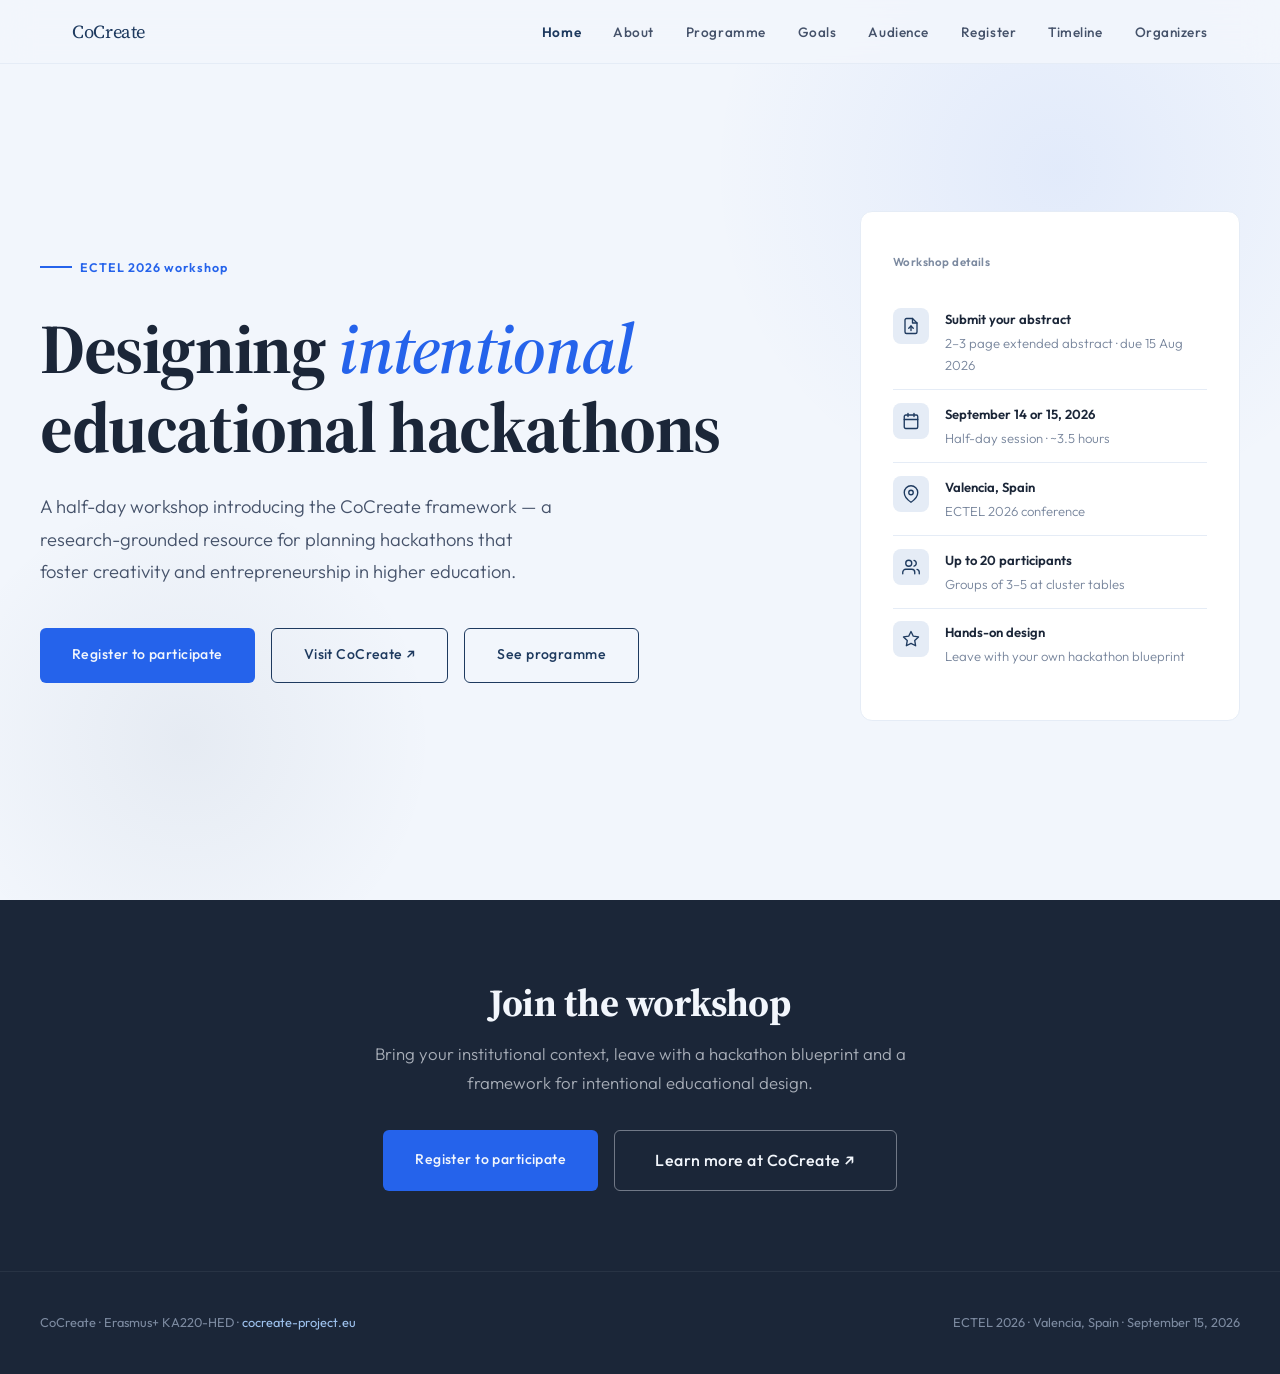
<file: index.html>
<!DOCTYPE html>
<html lang="en">
<head>
  <meta charset="UTF-8">
  <meta name="viewport" content="width=device-width, initial-scale=1.0">
  <title>CoCreate workshop — ECTEL 2026</title>
  <link rel="preconnect" href="https://fonts.googleapis.com">
  <link rel="preconnect" href="https://fonts.gstatic.com" crossorigin>
  <link href="https://fonts.googleapis.com/css2?family=Source+Serif+4:ital,opsz,wght@0,8..60,400;0,8..60,600;0,8..60,700;1,8..60,400;1,8..60,600&family=Outfit:wght@300;400;500;600&family=JetBrains+Mono:wght@400&display=swap" rel="stylesheet">
  <link rel="stylesheet" href="styles.css">
</head>
<body>

<nav id="navbar">
  <div class="nav-inner">
    <a href="index.html" class="nav-logo">CoCreate</a>
    <ul class="nav-links">
      <li><a href="index.html" class="active">Home</a></li>
      <li><a href="about.html">About</a></li>
      <li><a href="programme.html">Programme</a></li>
      <li><a href="goals.html">Goals</a></li>
      <li><a href="audience.html">Audience</a></li>
      <li><a href="register.html">Register</a></li>
      <li><a href="timeline.html">Timeline</a></li>
      <li><a href="organizers.html">Organizers</a></li>
    </ul>
    <button class="hamburger" aria-label="Menu" onclick="document.getElementById('navbar').classList.toggle('menu-open')">
      <span></span><span></span><span></span>
    </button>
  </div>
</nav>

<section class="hero">
  <div class="hero-inner">
    <div class="hero-text">
      <div class="hero-badge">ECTEL 2026 workshop</div>
      <h1>Designing <em>intentional</em> educational hackathons</h1>
      <p class="hero-sub">A half-day workshop introducing the CoCreate framework — a research-grounded resource for planning hackathons that foster creativity and entrepreneurship in higher education.</p>
      <div class="hero-cta">
        <a href="register.html" class="btn btn-register">Register to participate</a>
        <a href="https://cocreate-project.eu" class="btn btn-secondary" target="_blank">Visit CoCreate ↗</a>
        <a href="programme.html" class="btn btn-secondary">See programme</a>
      </div>
    </div>
    <div class="hero-card">
      <div class="hero-card-label">Workshop details</div>
      <a href="register.html" class="hero-detail hero-detail-link">
        <div class="hero-detail-icon">
          <svg width="18" height="18" viewBox="0 0 24 24" fill="none" stroke="currentColor" stroke-width="1.8" stroke-linecap="round" stroke-linejoin="round">
            <path d="M14 2H6a2 2 0 0 0-2 2v16a2 2 0 0 0 2 2h12a2 2 0 0 0 2-2V8z"/><polyline points="14 2 14 8 20 8"/><line x1="12" y1="18" x2="12" y2="12"/><polyline points="9 15 12 12 15 15"/>
          </svg>
        </div>
        <div class="hero-detail-text">
          <h4>Submit your abstract</h4>
          <p>2–3 page extended abstract · due 15 Aug 2026</p>
        </div>
      </a>
      <div class="hero-detail">
        <div class="hero-detail-icon">
          <svg width="18" height="18" viewBox="0 0 24 24" fill="none" stroke="currentColor" stroke-width="1.8" stroke-linecap="round" stroke-linejoin="round">
            <rect x="3" y="4" width="18" height="18" rx="2"/><line x1="16" y1="2" x2="16" y2="6"/><line x1="8" y1="2" x2="8" y2="6"/><line x1="3" y1="10" x2="21" y2="10"/>
          </svg>
        </div>
        <div class="hero-detail-text">
          <h4>September 14 or 15, 2026</h4>
          <p>Half-day session · ~3.5 hours</p>
        </div>
      </div>
      <div class="hero-detail">
        <div class="hero-detail-icon">
          <svg width="18" height="18" viewBox="0 0 24 24" fill="none" stroke="currentColor" stroke-width="1.8" stroke-linecap="round" stroke-linejoin="round">
            <path d="M21 10c0 7-9 13-9 13s-9-6-9-13a9 9 0 0 1 18 0z"/><circle cx="12" cy="10" r="3"/>
          </svg>
        </div>
        <div class="hero-detail-text">
          <h4>Valencia, Spain</h4>
          <p>ECTEL 2026 conference</p>
        </div>
      </div>
      <div class="hero-detail">
        <div class="hero-detail-icon">
          <svg width="18" height="18" viewBox="0 0 24 24" fill="none" stroke="currentColor" stroke-width="1.8" stroke-linecap="round" stroke-linejoin="round">
            <path d="M17 21v-2a4 4 0 0 0-4-4H5a4 4 0 0 0-4 4v2"/><circle cx="9" cy="7" r="4"/><path d="M23 21v-2a4 4 0 0 0-3-3.87"/><path d="M16 3.13a4 4 0 0 1 0 7.75"/>
          </svg>
        </div>
        <div class="hero-detail-text">
          <h4>Up to 20 participants</h4>
          <p>Groups of 3–5 at cluster tables</p>
        </div>
      </div>
      <div class="hero-detail">
        <div class="hero-detail-icon">
          <svg width="18" height="18" viewBox="0 0 24 24" fill="none" stroke="currentColor" stroke-width="1.8" stroke-linecap="round" stroke-linejoin="round">
            <polygon points="12 2 15.09 8.26 22 9.27 17 14.14 18.18 21.02 12 17.77 5.82 21.02 7 14.14 2 9.27 8.91 8.26 12 2"/>
          </svg>
        </div>
        <div class="hero-detail-text">
          <h4>Hands-on design</h4>
          <p>Leave with your own hackathon blueprint</p>
        </div>
      </div>
    </div>
  </div>
</section>

<section class="cta-section">
  <div class="section-inner reveal">
    <h2 class="section-title">Join the workshop</h2>
    <p>Bring your institutional context, leave with a hackathon blueprint and a framework for intentional educational design.</p>
    <div class="cta-buttons">
      <a href="register.html" class="btn btn-register" target="_blank">Register to participate</a>
      <a href="https://cocreate-project.eu" class="btn btn-secondary btn-cta-secondary" target="_blank">Learn more at CoCreate ↗</a>
    </div>
  </div>
</section>

<footer>
  <div class="footer-inner">
    <p>CoCreate · Erasmus+ KA220-HED · <a href="https://cocreate-project.eu" target="_blank">cocreate-project.eu</a></p>
    <p>ECTEL 2026 · Valencia, Spain · September 15, 2026</p>
  </div>
</footer>

<script src="script.js"></script>
</body>
</html>
</file>
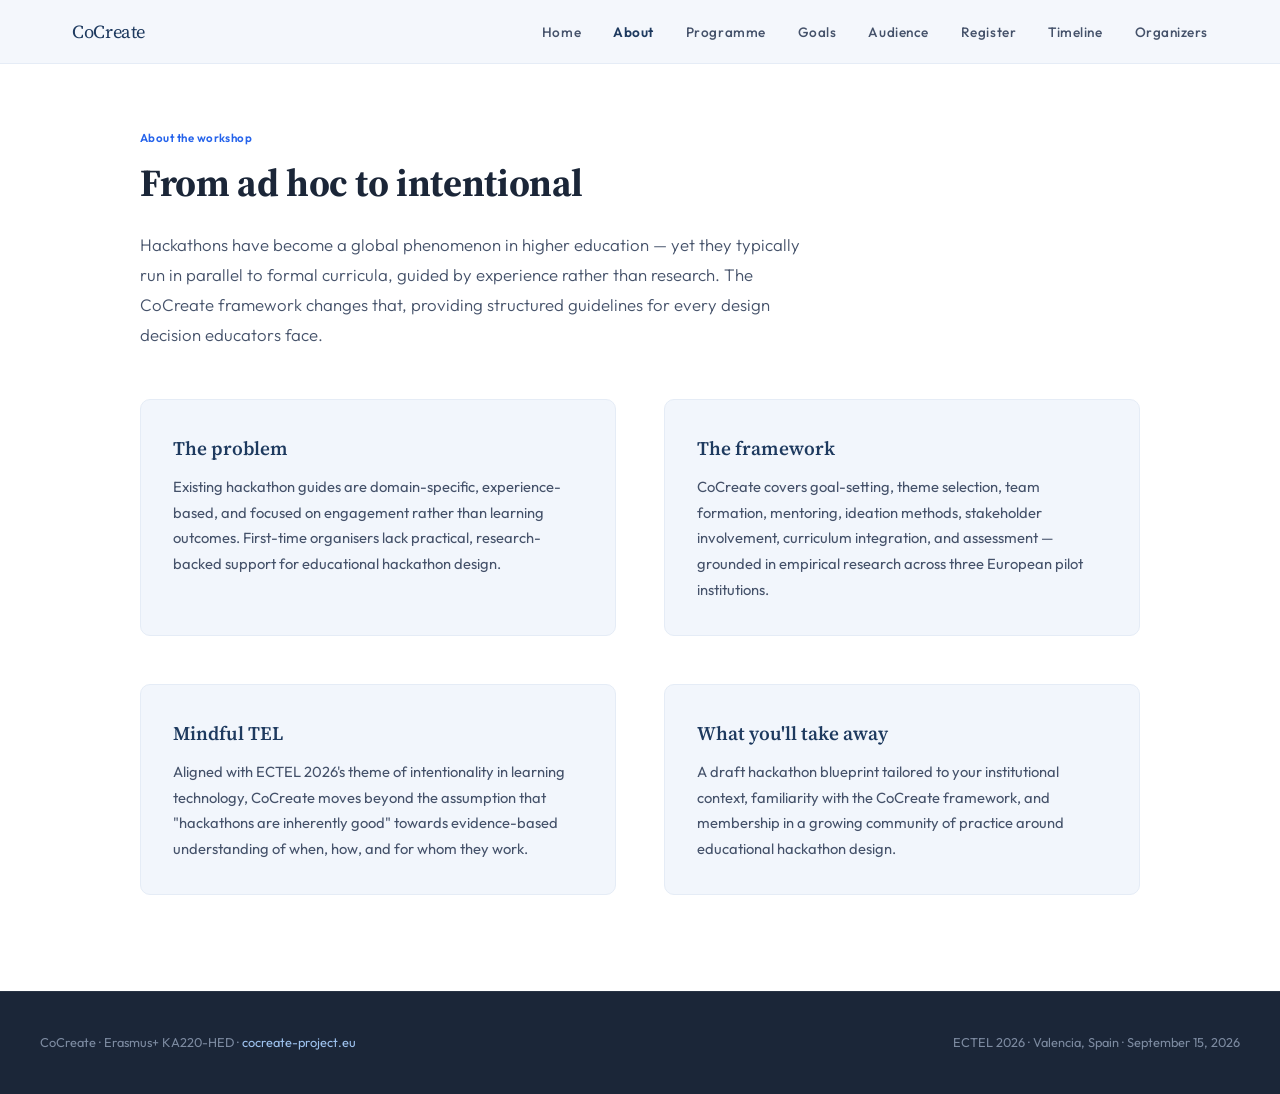
<file: about.html>
<!DOCTYPE html>
<html lang="en">
<head>
  <meta charset="UTF-8">
  <meta name="viewport" content="width=device-width, initial-scale=1.0">
  <title>About — CoCreate workshop</title>
  <link rel="preconnect" href="https://fonts.googleapis.com">
  <link rel="preconnect" href="https://fonts.gstatic.com" crossorigin>
  <link href="https://fonts.googleapis.com/css2?family=Source+Serif+4:ital,opsz,wght@0,8..60,400;0,8..60,600;0,8..60,700;1,8..60,400;1,8..60,600&family=Outfit:wght@300;400;500;600&family=JetBrains+Mono:wght@400&display=swap" rel="stylesheet">
  <link rel="stylesheet" href="styles.css">
</head>
<body class="subpage">

<nav id="navbar">
  <div class="nav-inner">
    <a href="index.html" class="nav-logo">CoCreate</a>
    <ul class="nav-links">
      <li><a href="index.html">Home</a></li>
      <li><a href="about.html" class="active">About</a></li>
      <li><a href="programme.html">Programme</a></li>
      <li><a href="goals.html">Goals</a></li>
      <li><a href="audience.html">Audience</a></li>
      <li><a href="register.html">Register</a></li>
      <li><a href="timeline.html">Timeline</a></li>
      <li><a href="organizers.html">Organizers</a></li>
    </ul>
    <button class="hamburger" aria-label="Menu" onclick="document.getElementById('navbar').classList.toggle('menu-open')">
      <span></span><span></span><span></span>
    </button>
  </div>
</nav>

<section id="about">
  <div class="section-inner reveal">
    <div class="section-label">About the workshop</div>
    <h2 class="section-title">From ad hoc to intentional</h2>
    <p class="section-desc">Hackathons have become a global phenomenon in higher education — yet they typically run in parallel to formal curricula, guided by experience rather than research. The CoCreate framework changes that, providing structured guidelines for every design decision educators face.</p>
    <div class="about-grid">
      <div class="about-block">
        <h3>The problem</h3>
        <p>Existing hackathon guides are domain-specific, experience-based, and focused on engagement rather than learning outcomes. First-time organisers lack practical, research-backed support for educational hackathon design.</p>
      </div>
      <div class="about-block">
        <h3>The framework</h3>
        <p>CoCreate covers goal-setting, theme selection, team formation, mentoring, ideation methods, stakeholder involvement, curriculum integration, and assessment — grounded in empirical research across three European pilot institutions.</p>
      </div>
      <div class="about-block">
        <h3>Mindful TEL</h3>
        <p>Aligned with ECTEL 2026's theme of intentionality in learning technology, CoCreate moves beyond the assumption that "hackathons are inherently good" towards evidence-based understanding of when, how, and for whom they work.</p>
      </div>
      <div class="about-block">
        <h3>What you'll take away</h3>
        <p>A draft hackathon blueprint tailored to your institutional context, familiarity with the CoCreate framework, and membership in a growing community of practice around educational hackathon design.</p>
      </div>
    </div>
  </div>
</section>

<footer>
  <div class="footer-inner">
    <p>CoCreate · Erasmus+ KA220-HED · <a href="https://cocreate-project.eu" target="_blank">cocreate-project.eu</a></p>
    <p>ECTEL 2026 · Valencia, Spain · September 15, 2026</p>
  </div>
</footer>

<script src="script.js"></script>
</body>
</html>
</file>
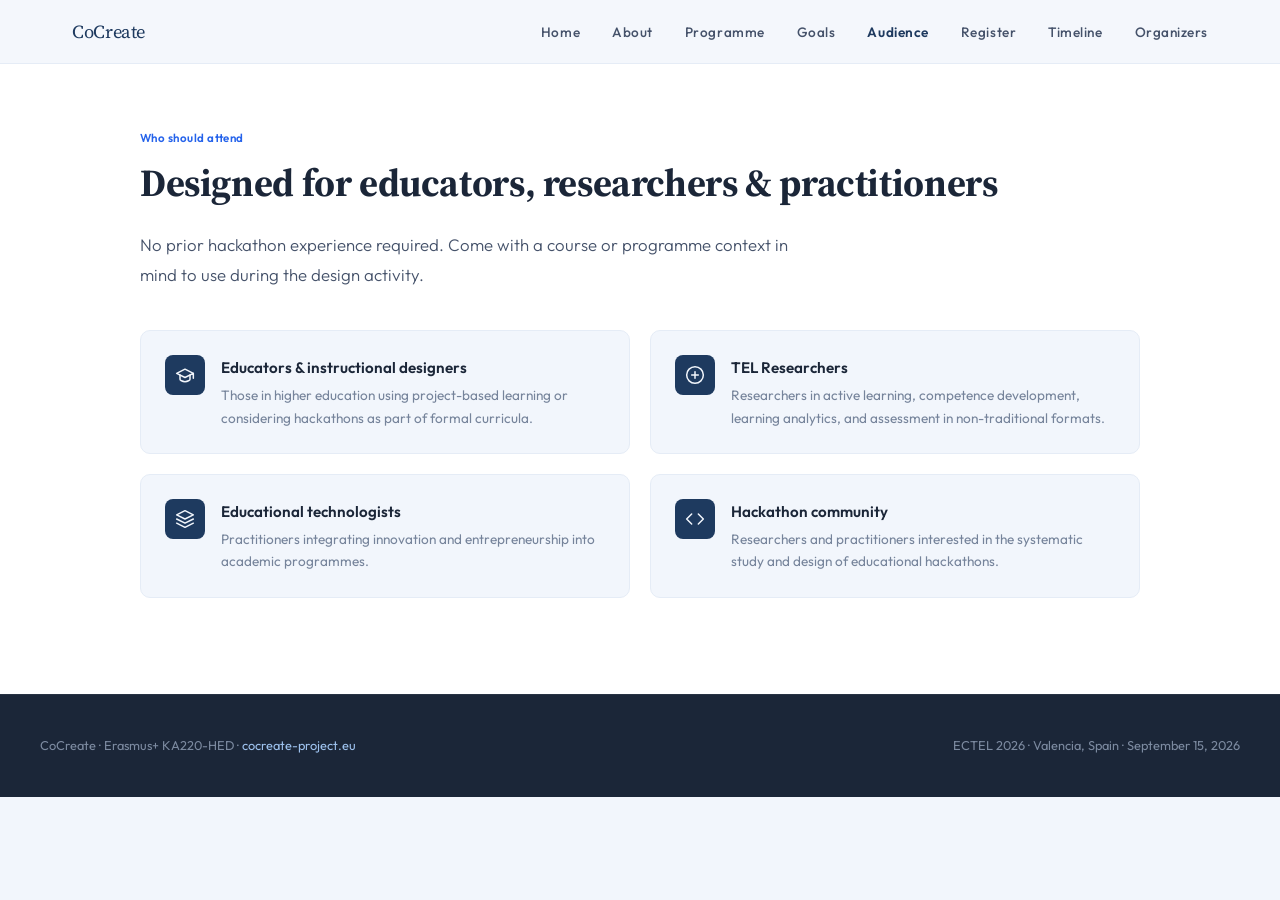
<file: audience.html>
<!DOCTYPE html>
<html lang="en">
<head>
  <meta charset="UTF-8">
  <meta name="viewport" content="width=device-width, initial-scale=1.0">
  <title>Audience — CoCreate workshop</title>
  <link rel="preconnect" href="https://fonts.googleapis.com">
  <link rel="preconnect" href="https://fonts.gstatic.com" crossorigin>
  <link href="https://fonts.googleapis.com/css2?family=Source+Serif+4:ital,opsz,wght@0,8..60,400;0,8..60,600;0,8..60,700;1,8..60,400;1,8..60,600&family=Outfit:wght@300;400;500;600&family=JetBrains+Mono:wght@400&display=swap" rel="stylesheet">
  <link rel="stylesheet" href="styles.css">
</head>
<body class="subpage">

<nav id="navbar">
  <div class="nav-inner">
    <a href="index.html" class="nav-logo">CoCreate</a>
    <ul class="nav-links">
      <li><a href="index.html">Home</a></li>
      <li><a href="about.html">About</a></li>
      <li><a href="programme.html">Programme</a></li>
      <li><a href="goals.html">Goals</a></li>
      <li><a href="audience.html" class="active">Audience</a></li>
      <li><a href="register.html">Register</a></li>
      <li><a href="timeline.html">Timeline</a></li>
      <li><a href="organizers.html">Organizers</a></li>
    </ul>
    <button class="hamburger" aria-label="Menu" onclick="document.getElementById('navbar').classList.toggle('menu-open')">
      <span></span><span></span><span></span>
    </button>
  </div>
</nav>

<section id="audience">
  <div class="section-inner reveal">
    <div class="section-label">Who should attend</div>
    <h2 class="section-title">Designed for educators, researchers &amp; practitioners</h2>
    <p class="section-desc">No prior hackathon experience required. Come with a course or programme context in mind to use during the design activity.</p>
    <div class="audience-list">
      <div class="audience-item">
        <div class="audience-icon">
          <svg width="20" height="20" viewBox="0 0 24 24" fill="none" stroke="currentColor" stroke-width="1.8" stroke-linecap="round" stroke-linejoin="round">
            <path d="M22 10v6M2 10l10-5 10 5-10 5z"/><path d="M6 12v5c0 1.1 2.7 3 6 3s6-1.9 6-3v-5"/>
          </svg>
        </div>
        <div>
          <h4>Educators &amp; instructional designers</h4>
          <p>Those in higher education using project-based learning or considering hackathons as part of formal curricula.</p>
        </div>
      </div>
      <div class="audience-item">
        <div class="audience-icon">
          <svg width="20" height="20" viewBox="0 0 24 24" fill="none" stroke="currentColor" stroke-width="1.8" stroke-linecap="round" stroke-linejoin="round">
            <circle cx="12" cy="12" r="10"/><line x1="12" y1="8" x2="12" y2="16"/><line x1="8" y1="12" x2="16" y2="12"/>
          </svg>
        </div>
        <div>
          <h4>TEL Researchers</h4>
          <p>Researchers in active learning, competence development, learning analytics, and assessment in non-traditional formats.</p>
        </div>
      </div>
      <div class="audience-item">
        <div class="audience-icon">
          <svg width="20" height="20" viewBox="0 0 24 24" fill="none" stroke="currentColor" stroke-width="1.8" stroke-linecap="round" stroke-linejoin="round">
            <path d="M12 2L2 7l10 5 10-5-10-5z"/><path d="M2 17l10 5 10-5"/><path d="M2 12l10 5 10-5"/>
          </svg>
        </div>
        <div>
          <h4>Educational technologists</h4>
          <p>Practitioners integrating innovation and entrepreneurship into academic programmes.</p>
        </div>
      </div>
      <div class="audience-item">
        <div class="audience-icon">
          <svg width="20" height="20" viewBox="0 0 24 24" fill="none" stroke="currentColor" stroke-width="1.8" stroke-linecap="round" stroke-linejoin="round">
            <polyline points="16 18 22 12 16 6"/><polyline points="8 6 2 12 8 18"/>
          </svg>
        </div>
        <div>
          <h4>Hackathon community</h4>
          <p>Researchers and practitioners interested in the systematic study and design of educational hackathons.</p>
        </div>
      </div>
    </div>
  </div>
</section>

<footer>
  <div class="footer-inner">
    <p>CoCreate · Erasmus+ KA220-HED · <a href="https://cocreate-project.eu" target="_blank">cocreate-project.eu</a></p>
    <p>ECTEL 2026 · Valencia, Spain · September 15, 2026</p>
  </div>
</footer>

<script src="script.js"></script>
</body>
</html>
</file>
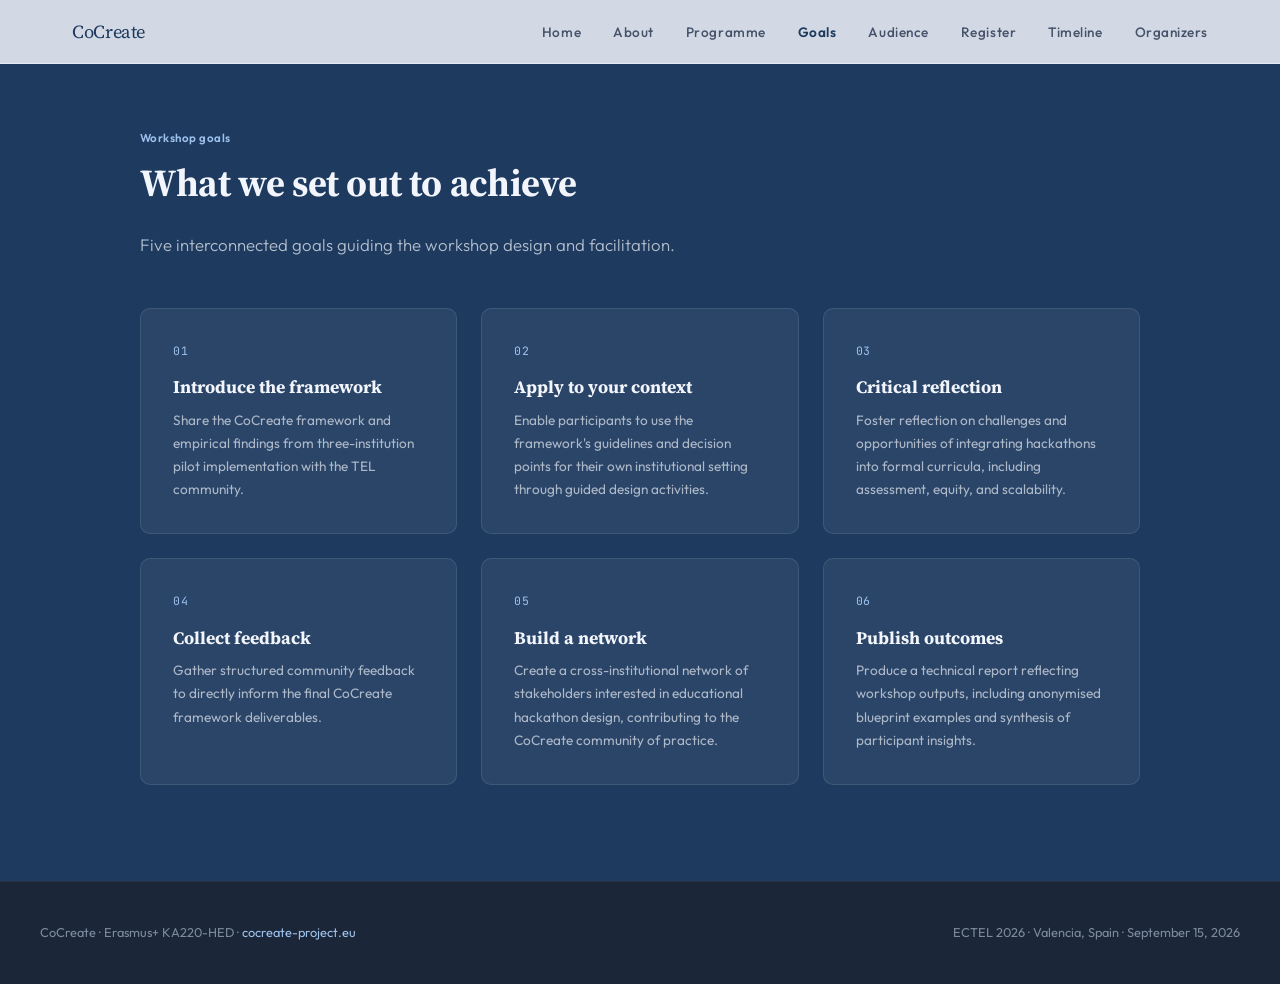
<file: goals.html>
<!DOCTYPE html>
<html lang="en">
<head>
  <meta charset="UTF-8">
  <meta name="viewport" content="width=device-width, initial-scale=1.0">
  <title>Goals — CoCreate workshop</title>
  <link rel="preconnect" href="https://fonts.googleapis.com">
  <link rel="preconnect" href="https://fonts.gstatic.com" crossorigin>
  <link href="https://fonts.googleapis.com/css2?family=Source+Serif+4:ital,opsz,wght@0,8..60,400;0,8..60,600;0,8..60,700;1,8..60,400;1,8..60,600&family=Outfit:wght@300;400;500;600&family=JetBrains+Mono:wght@400&display=swap" rel="stylesheet">
  <link rel="stylesheet" href="styles.css">
</head>
<body class="subpage">

<nav id="navbar">
  <div class="nav-inner">
    <a href="index.html" class="nav-logo">CoCreate</a>
    <ul class="nav-links">
      <li><a href="index.html">Home</a></li>
      <li><a href="about.html">About</a></li>
      <li><a href="programme.html">Programme</a></li>
      <li><a href="goals.html" class="active">Goals</a></li>
      <li><a href="audience.html">Audience</a></li>
      <li><a href="register.html">Register</a></li>
      <li><a href="timeline.html">Timeline</a></li>
      <li><a href="organizers.html">Organizers</a></li>
    </ul>
    <button class="hamburger" aria-label="Menu" onclick="document.getElementById('navbar').classList.toggle('menu-open')">
      <span></span><span></span><span></span>
    </button>
  </div>
</nav>

<section id="goals">
  <div class="section-inner reveal">
    <div class="section-label">Workshop goals</div>
    <h2 class="section-title">What we set out to achieve</h2>
    <p class="section-desc">Five interconnected goals guiding the workshop design and facilitation.</p>
    <div class="goals-grid">
      <div class="goal-card">
        <div class="goal-num">01</div>
        <h3>Introduce the framework</h3>
        <p>Share the CoCreate framework and empirical findings from three-institution pilot implementation with the TEL community.</p>
      </div>
      <div class="goal-card">
        <div class="goal-num">02</div>
        <h3>Apply to your context</h3>
        <p>Enable participants to use the framework's guidelines and decision points for their own institutional setting through guided design activities.</p>
      </div>
      <div class="goal-card">
        <div class="goal-num">03</div>
        <h3>Critical reflection</h3>
        <p>Foster reflection on challenges and opportunities of integrating hackathons into formal curricula, including assessment, equity, and scalability.</p>
      </div>
      <div class="goal-card">
        <div class="goal-num">04</div>
        <h3>Collect feedback</h3>
        <p>Gather structured community feedback to directly inform the final CoCreate framework deliverables.</p>
      </div>
      <div class="goal-card">
        <div class="goal-num">05</div>
        <h3>Build a network</h3>
        <p>Create a cross-institutional network of stakeholders interested in educational hackathon design, contributing to the CoCreate community of practice.</p>
      </div>
      <div class="goal-card">
        <div class="goal-num">06</div>
        <h3>Publish outcomes</h3>
        <p>Produce a technical report reflecting workshop outputs, including anonymised blueprint examples and synthesis of participant insights.</p>
      </div>
    </div>
  </div>
</section>

<footer>
  <div class="footer-inner">
    <p>CoCreate · Erasmus+ KA220-HED · <a href="https://cocreate-project.eu" target="_blank">cocreate-project.eu</a></p>
    <p>ECTEL 2026 · Valencia, Spain · September 15, 2026</p>
  </div>
</footer>

<script src="script.js"></script>
</body>
</html>
</file>
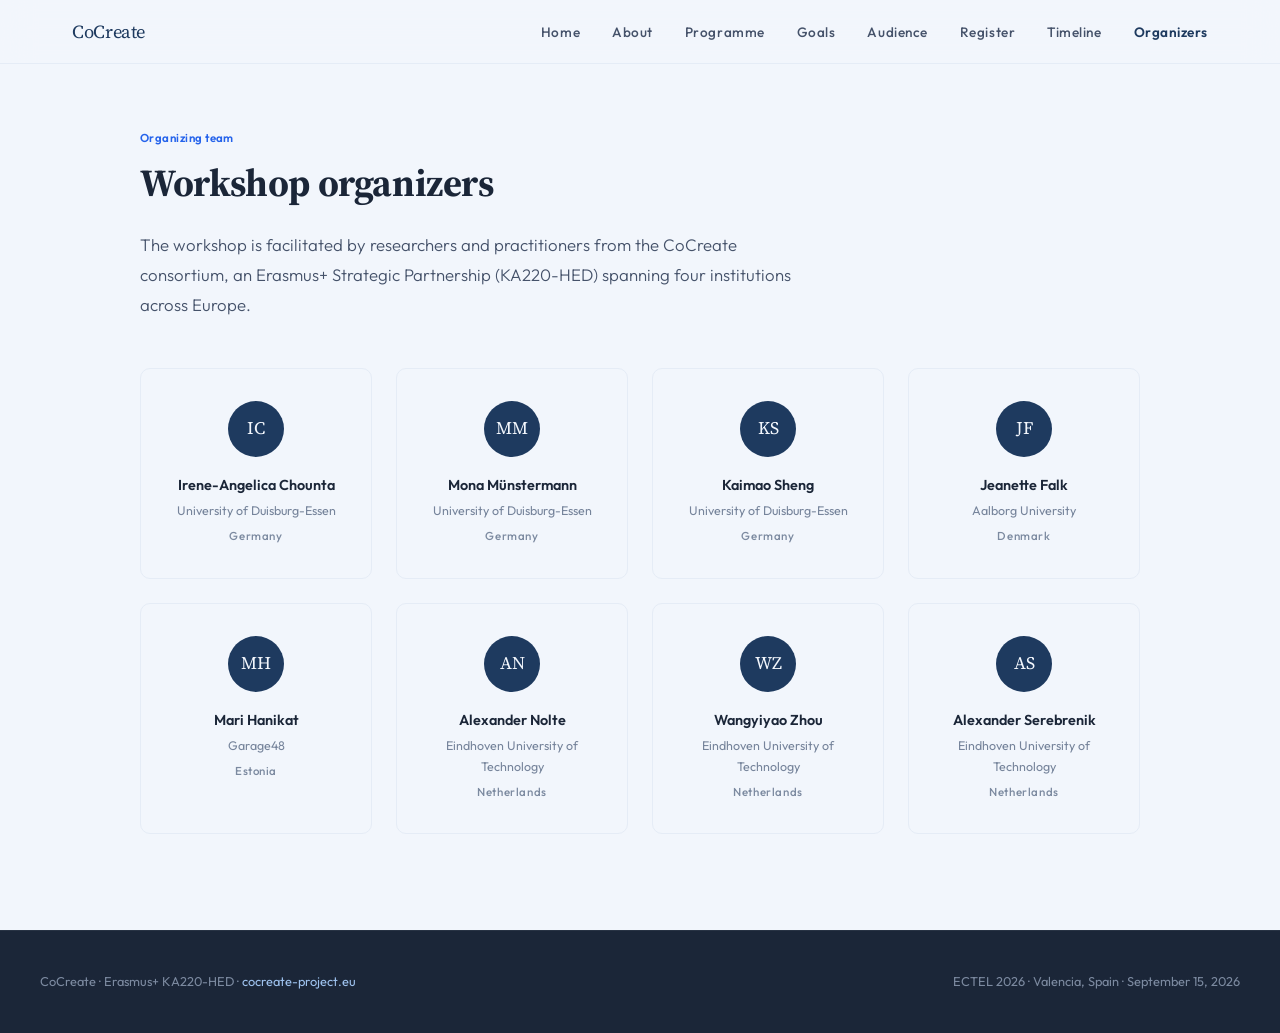
<file: organizers.html>
<!DOCTYPE html>
<html lang="en">
<head>
  <meta charset="UTF-8">
  <meta name="viewport" content="width=device-width, initial-scale=1.0">
  <title>Workshop organizers — CoCreate workshop</title>
  <link rel="preconnect" href="https://fonts.googleapis.com">
  <link rel="preconnect" href="https://fonts.gstatic.com" crossorigin>
  <link href="https://fonts.googleapis.com/css2?family=Source+Serif+4:ital,opsz,wght@0,8..60,400;0,8..60,600;0,8..60,700;1,8..60,400;1,8..60,600&family=Outfit:wght@300;400;500;600&family=JetBrains+Mono:wght@400&display=swap" rel="stylesheet">
  <link rel="stylesheet" href="styles.css">
</head>
<body class="subpage">

<nav id="navbar">
  <div class="nav-inner">
    <a href="index.html" class="nav-logo">CoCreate</a>
    <ul class="nav-links">
      <li><a href="index.html">Home</a></li>
      <li><a href="about.html">About</a></li>
      <li><a href="programme.html">Programme</a></li>
      <li><a href="goals.html">Goals</a></li>
      <li><a href="audience.html">Audience</a></li>
      <li><a href="register.html">Register</a></li>
      <li><a href="timeline.html">Timeline</a></li>
      <li><a href="organizers.html" class="active">Organizers</a></li>
    </ul>
    <button class="hamburger" aria-label="Menu" onclick="document.getElementById('navbar').classList.toggle('menu-open')">
      <span></span><span></span><span></span>
    </button>
  </div>
</nav>

<section id="organizers">
  <div class="section-inner reveal">
    <div class="section-label">Organizing team</div>
    <h2 class="section-title">Workshop organizers</h2>
    <p class="section-desc">The workshop is facilitated by researchers and practitioners from the CoCreate consortium, an Erasmus+ Strategic Partnership (KA220-HED) spanning four institutions across Europe.</p>
    <div class="partners-grid">
      <div class="partner-card">
        <div class="partner-avatar">IC</div>
        <h4>Irene-Angelica Chounta</h4>
        <p>University of Duisburg-Essen</p>
        <div class="partner-country">Germany</div>
      </div>
      <div class="partner-card">
        <div class="partner-avatar">MM</div>
        <h4>Mona Münstermann</h4>
        <p>University of Duisburg-Essen</p>
        <div class="partner-country">Germany</div>
      </div>
      <div class="partner-card">
        <div class="partner-avatar">KS</div>
        <h4>Kaimao Sheng</h4>
        <p>University of Duisburg-Essen</p>
        <div class="partner-country">Germany</div>
      </div>
      <div class="partner-card">
        <div class="partner-avatar">JF</div>
        <h4>Jeanette Falk</h4>
        <p>Aalborg University</p>
        <div class="partner-country">Denmark</div>
      </div>
      <div class="partner-card">
        <div class="partner-avatar">MH</div>
        <h4>Mari Hanikat</h4>
        <p>Garage48</p>
        <div class="partner-country">Estonia</div>
      </div>
      <div class="partner-card">
        <div class="partner-avatar">AN</div>
        <h4>Alexander Nolte</h4>
        <p>Eindhoven University of Technology</p>
        <div class="partner-country">Netherlands</div>
      </div>
      <div class="partner-card">
        <div class="partner-avatar">WZ</div>
        <h4>Wangyiyao Zhou</h4>
        <p>Eindhoven University of Technology</p>
        <div class="partner-country">Netherlands</div>
      </div>
      <div class="partner-card">
        <div class="partner-avatar">AS</div>
        <h4>Alexander Serebrenik</h4>
        <p>Eindhoven University of Technology</p>
        <div class="partner-country">Netherlands</div>
      </div>
    </div>
  </div>
</section>

<footer>
  <div class="footer-inner">
    <p>CoCreate · Erasmus+ KA220-HED · <a href="https://cocreate-project.eu" target="_blank">cocreate-project.eu</a></p>
    <p>ECTEL 2026 · Valencia, Spain · September 15, 2026</p>
  </div>
</footer>

<script src="script.js"></script>
</body>
</html>
</file>
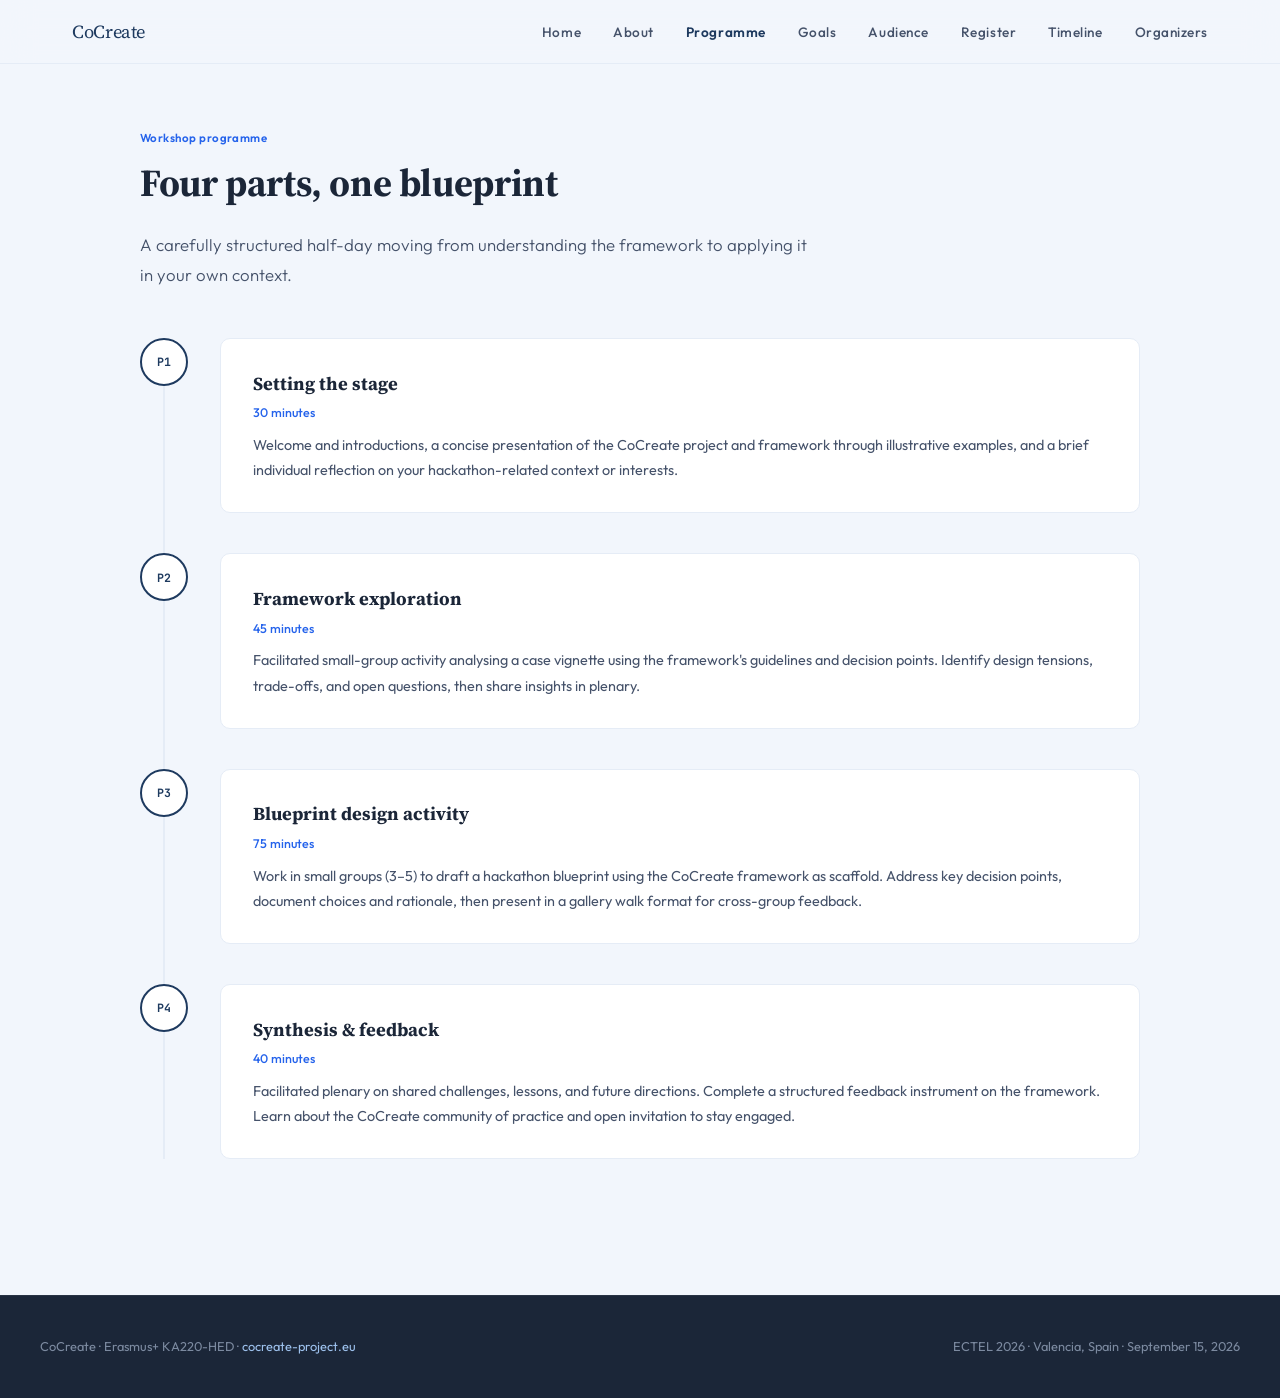
<file: programme.html>
<!DOCTYPE html>
<html lang="en">
<head>
  <meta charset="UTF-8">
  <meta name="viewport" content="width=device-width, initial-scale=1.0">
  <title>Programme — CoCreate workshop</title>
  <link rel="preconnect" href="https://fonts.googleapis.com">
  <link rel="preconnect" href="https://fonts.gstatic.com" crossorigin>
  <link href="https://fonts.googleapis.com/css2?family=Source+Serif+4:ital,opsz,wght@0,8..60,400;0,8..60,600;0,8..60,700;1,8..60,400;1,8..60,600&family=Outfit:wght@300;400;500;600&family=JetBrains+Mono:wght@400&display=swap" rel="stylesheet">
  <link rel="stylesheet" href="styles.css">
</head>
<body class="subpage">

<nav id="navbar">
  <div class="nav-inner">
    <a href="index.html" class="nav-logo">CoCreate</a>
    <ul class="nav-links">
      <li><a href="index.html">Home</a></li>
      <li><a href="about.html">About</a></li>
      <li><a href="programme.html" class="active">Programme</a></li>
      <li><a href="goals.html">Goals</a></li>
      <li><a href="audience.html">Audience</a></li>
      <li><a href="register.html">Register</a></li>
      <li><a href="timeline.html">Timeline</a></li>
      <li><a href="organizers.html">Organizers</a></li>
    </ul>
    <button class="hamburger" aria-label="Menu" onclick="document.getElementById('navbar').classList.toggle('menu-open')">
      <span></span><span></span><span></span>
    </button>
  </div>
</nav>

<section id="programme">
  <div class="section-inner reveal">
    <div class="section-label">Workshop programme</div>
    <h2 class="section-title">Four parts, one blueprint</h2>
    <p class="section-desc">A carefully structured half-day moving from understanding the framework to applying it in your own context.</p>
    <div class="timeline">
      <div class="tl-item">
        <div class="tl-dot">P1</div>
        <div class="tl-content">
          <h3>Setting the stage</h3>
          <div class="tl-duration">30 minutes</div>
          <p>Welcome and introductions, a concise presentation of the CoCreate project and framework through illustrative examples, and a brief individual reflection on your hackathon-related context or interests.</p>
        </div>
      </div>
      <div class="tl-item">
        <div class="tl-dot">P2</div>
        <div class="tl-content">
          <h3>Framework exploration</h3>
          <div class="tl-duration">45 minutes</div>
          <p>Facilitated small-group activity analysing a case vignette using the framework's guidelines and decision points. Identify design tensions, trade-offs, and open questions, then share insights in plenary.</p>
        </div>
      </div>
      <div class="tl-item">
        <div class="tl-dot">P3</div>
        <div class="tl-content">
          <h3>Blueprint design activity</h3>
          <div class="tl-duration">75 minutes</div>
          <p>Work in small groups (3–5) to draft a hackathon blueprint using the CoCreate framework as scaffold. Address key decision points, document choices and rationale, then present in a gallery walk format for cross-group feedback.</p>
        </div>
      </div>
      <div class="tl-item">
        <div class="tl-dot">P4</div>
        <div class="tl-content">
          <h3>Synthesis &amp; feedback</h3>
          <div class="tl-duration">40 minutes</div>
          <p>Facilitated plenary on shared challenges, lessons, and future directions. Complete a structured feedback instrument on the framework. Learn about the CoCreate community of practice and open invitation to stay engaged.</p>
        </div>
      </div>
    </div>
  </div>
</section>

<footer>
  <div class="footer-inner">
    <p>CoCreate · Erasmus+ KA220-HED · <a href="https://cocreate-project.eu" target="_blank">cocreate-project.eu</a></p>
    <p>ECTEL 2026 · Valencia, Spain · September 15, 2026</p>
  </div>
</footer>

<script src="script.js"></script>
</body>
</html>
</file>
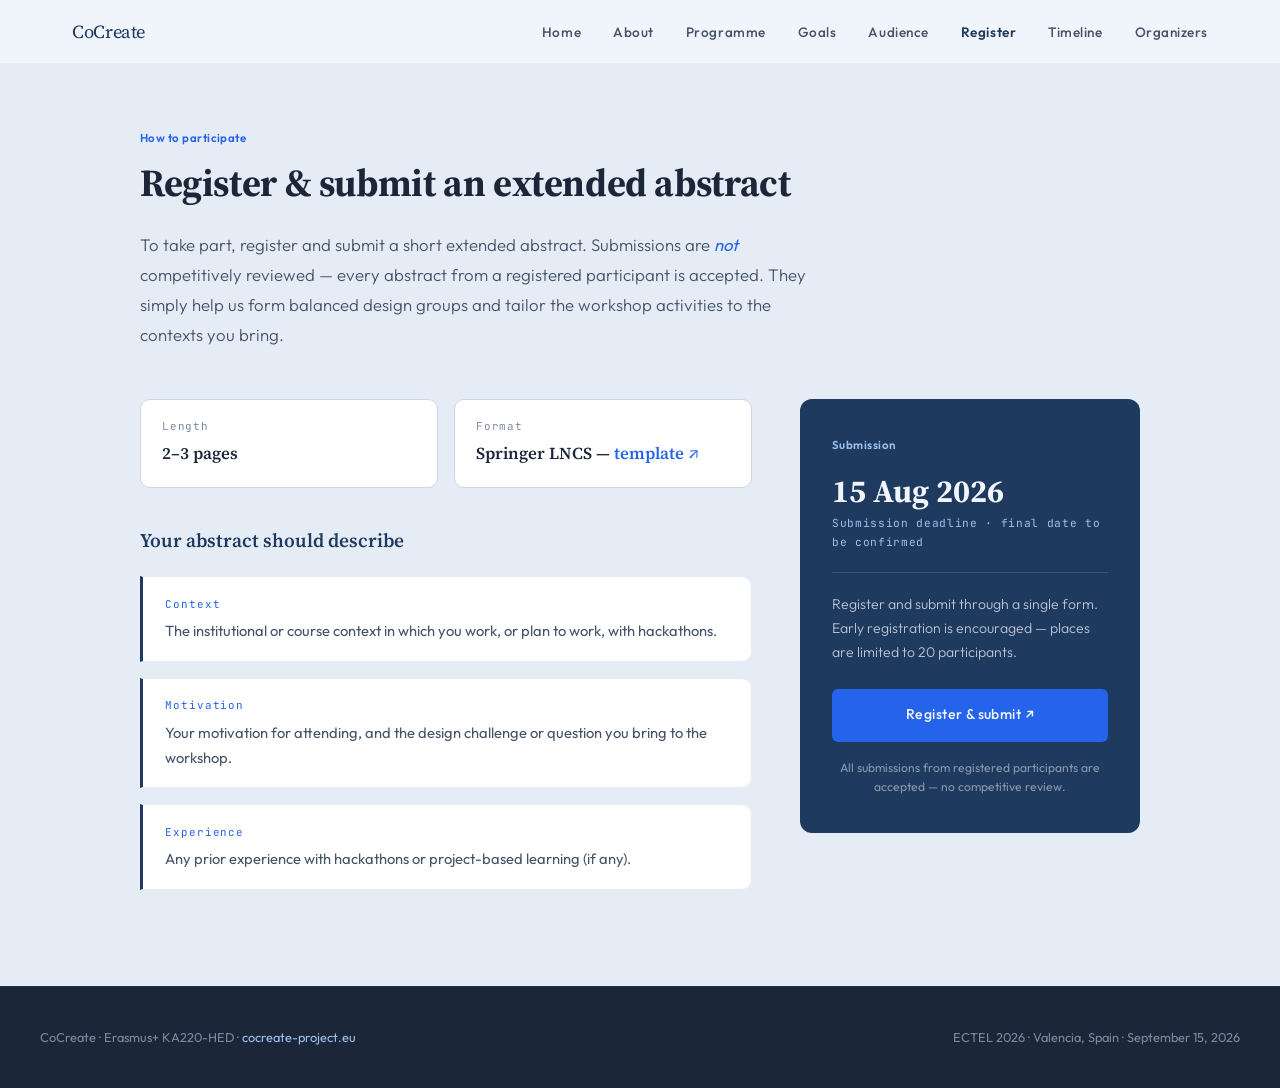
<file: register.html>
<!DOCTYPE html>
<html lang="en">
<head>
  <meta charset="UTF-8">
  <meta name="viewport" content="width=device-width, initial-scale=1.0">
  <title>Register — CoCreate workshop</title>
  <link rel="preconnect" href="https://fonts.googleapis.com">
  <link rel="preconnect" href="https://fonts.gstatic.com" crossorigin>
  <link href="https://fonts.googleapis.com/css2?family=Source+Serif+4:ital,opsz,wght@0,8..60,400;0,8..60,600;0,8..60,700;1,8..60,400;1,8..60,600&family=Outfit:wght@300;400;500;600&family=JetBrains+Mono:wght@400&display=swap" rel="stylesheet">
  <link rel="stylesheet" href="styles.css">
</head>
<body class="subpage">

<nav id="navbar">
  <div class="nav-inner">
    <a href="index.html" class="nav-logo">CoCreate</a>
    <ul class="nav-links">
      <li><a href="index.html">Home</a></li>
      <li><a href="about.html">About</a></li>
      <li><a href="programme.html">Programme</a></li>
      <li><a href="goals.html">Goals</a></li>
      <li><a href="audience.html">Audience</a></li>
      <li><a href="register.html" class="active">Register</a></li>
      <li><a href="timeline.html">Timeline</a></li>
      <li><a href="organizers.html">Organizers</a></li>
    </ul>
    <button class="hamburger" aria-label="Menu" onclick="document.getElementById('navbar').classList.toggle('menu-open')">
      <span></span><span></span><span></span>
    </button>
  </div>
</nav>

<section id="submit">
  <div class="section-inner reveal">
    <div class="section-label">How to participate</div>
    <h2 class="section-title">Register &amp; submit an extended abstract</h2>
    <p class="section-desc">To take part, register and submit a short extended abstract. Submissions are <em>not</em> competitively reviewed — every abstract from a registered participant is accepted. They simply help us form balanced design groups and tailor the workshop activities to the contexts you bring.</p>

    <div class="submit-grid">
      <!-- Requirements -->
      <div class="submit-main">
        <div class="submit-specs">
          <div class="submit-spec">
            <div class="submit-spec-k">Length</div>
            <div class="submit-spec-v">2–3 pages</div>
          </div>
          <div class="submit-spec">
            <div class="submit-spec-k">Format</div>
            <div class="submit-spec-v">Springer LNCS — <a href="https://www.springer.com/gp/computer-science/lncs/conference-proceedings-guidelines" target="_blank">template&nbsp;↗</a></div>
          </div>
        </div>

        <h3 class="submit-h3">Your abstract should describe</h3>
        <ul class="submit-list">
          <li>
            <span class="submit-list-tag">Context</span>
            The institutional or course context in which you work, or plan to work, with hackathons.
          </li>
          <li>
            <span class="submit-list-tag">Motivation</span>
            Your motivation for attending, and the design challenge or question you bring to the workshop.
          </li>
          <li>
            <span class="submit-list-tag">Experience</span>
            Any prior experience with hackathons or project-based learning (if any).
          </li>
        </ul>
      </div>

      <!-- Action card -->
      <aside class="submit-card">
        <div class="submit-card-label">Submission</div>
        <div class="submit-deadline">
          <div class="submit-deadline-date">15 Aug 2026</div>
          <div class="submit-deadline-note">Submission deadline · final date to be confirmed</div>
        </div>
        <p class="submit-card-note">Register and submit through a single form. Early registration is encouraged — places are limited to 20 participants.</p>
        <!-- NOTE: this points to the existing registration form. Replace with the combined registration + submission form URL if you create a separate one. -->
        <a href="https://docs.google.com/forms/d/e/1FAIpQLSeGgW_BMmf4bSUdQRjzY2lbDNZL_E448maalf3bhruf2GOUaA/viewform" class="btn btn-register submit-btn" target="_blank">Register &amp; submit ↗</a>
        <p class="submit-card-fine">All submissions from registered participants are accepted — no competitive review.</p>
      </aside>
    </div>
  </div>
</section>

<footer>
  <div class="footer-inner">
    <p>CoCreate · Erasmus+ KA220-HED · <a href="https://cocreate-project.eu" target="_blank">cocreate-project.eu</a></p>
    <p>ECTEL 2026 · Valencia, Spain · September 15, 2026</p>
  </div>
</footer>

<script src="script.js"></script>
</body>
</html>
</file>
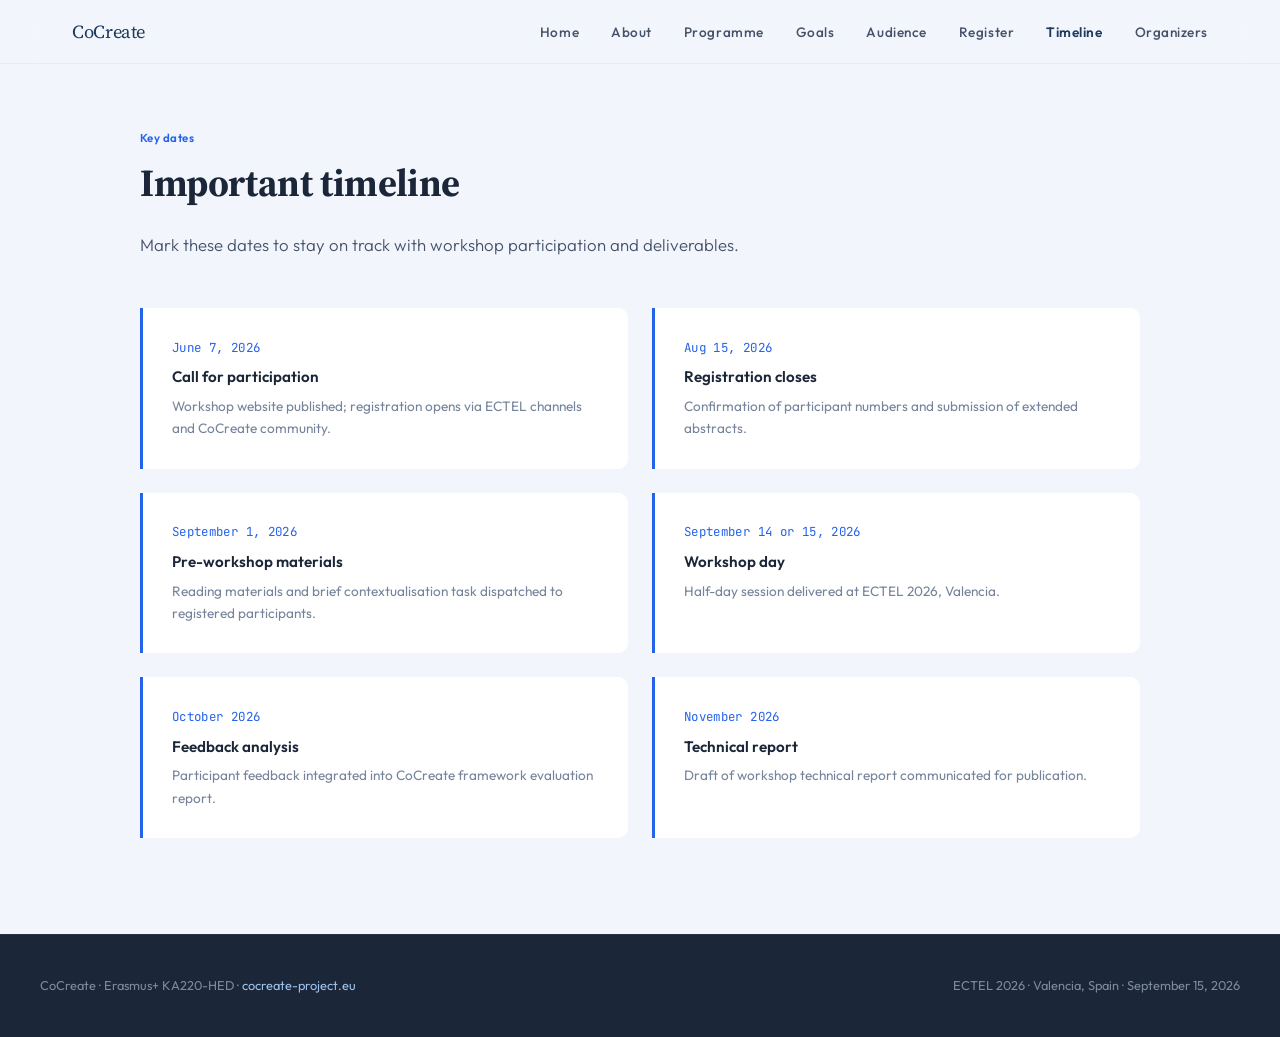
<file: timeline.html>
<!DOCTYPE html>
<html lang="en">
<head>
  <meta charset="UTF-8">
  <meta name="viewport" content="width=device-width, initial-scale=1.0">
  <title>Timeline — CoCreate workshop</title>
  <link rel="preconnect" href="https://fonts.googleapis.com">
  <link rel="preconnect" href="https://fonts.gstatic.com" crossorigin>
  <link href="https://fonts.googleapis.com/css2?family=Source+Serif+4:ital,opsz,wght@0,8..60,400;0,8..60,600;0,8..60,700;1,8..60,400;1,8..60,600&family=Outfit:wght@300;400;500;600&family=JetBrains+Mono:wght@400&display=swap" rel="stylesheet">
  <link rel="stylesheet" href="styles.css">
</head>
<body class="subpage">

<nav id="navbar">
  <div class="nav-inner">
    <a href="index.html" class="nav-logo">CoCreate</a>
    <ul class="nav-links">
      <li><a href="index.html">Home</a></li>
      <li><a href="about.html">About</a></li>
      <li><a href="programme.html">Programme</a></li>
      <li><a href="goals.html">Goals</a></li>
      <li><a href="audience.html">Audience</a></li>
      <li><a href="register.html">Register</a></li>
      <li><a href="timeline.html" class="active">Timeline</a></li>
      <li><a href="organizers.html">Organizers</a></li>
    </ul>
    <button class="hamburger" aria-label="Menu" onclick="document.getElementById('navbar').classList.toggle('menu-open')">
      <span></span><span></span><span></span>
    </button>
  </div>
</nav>

<section id="dates">
  <div class="section-inner reveal">
    <div class="section-label">Key dates</div>
    <h2 class="section-title">Important timeline</h2>
    <p class="section-desc">Mark these dates to stay on track with workshop participation and deliverables.</p>
    <div class="dates-grid">
      <div class="date-card">
        <div class="date-card-date">June 7, 2026</div>
        <h4>Call for participation</h4>
        <p>Workshop website published; registration opens via ECTEL channels and CoCreate community.</p>
      </div>
      <div class="date-card">
        <div class="date-card-date">Aug 15, 2026</div>
        <h4>Registration closes</h4>
        <p>Confirmation of participant numbers and submission of extended abstracts.</p>
      </div>
      <div class="date-card">
        <div class="date-card-date">September 1, 2026</div>
        <h4>Pre-workshop materials</h4>
        <p>Reading materials and brief contextualisation task dispatched to registered participants.</p>
      </div>
      <div class="date-card">
        <div class="date-card-date">September 14 or 15, 2026</div>
        <h4>Workshop day</h4>
        <p>Half-day session delivered at ECTEL 2026, Valencia.</p>
      </div>
      <div class="date-card">
        <div class="date-card-date">October 2026</div>
        <h4>Feedback analysis</h4>
        <p>Participant feedback integrated into CoCreate framework evaluation report.</p>
      </div>
      <div class="date-card">
        <div class="date-card-date">November 2026</div>
        <h4>Technical report</h4>
        <p>Draft of workshop technical report communicated for publication.</p>
      </div>
    </div>
  </div>
</section>

<footer>
  <div class="footer-inner">
    <p>CoCreate · Erasmus+ KA220-HED · <a href="https://cocreate-project.eu" target="_blank">cocreate-project.eu</a></p>
    <p>ECTEL 2026 · Valencia, Spain · September 15, 2026</p>
  </div>
</footer>

<script src="script.js"></script>
</body>
</html>
</file>
<file: styles.css>
/* ───── VARIABLES ───── */
:root {
  --cream: #F2F6FC;
  --warm-white: #FFFFFF;
  --sand: #E5ECF6;
  --clay: #CAD7E8;
  --stone: #7C8AA0;
  --forest: #1E3A5F;
  --forest-light: #2C5A8F;
  --terracotta: #2563EB;
  --terracotta-soft: #9DC1ED;
  --ink: #1B2638;
  --ink-light: #45526A;
  --ink-muted: #76849B;
  --serif: 'Source Serif 4', Georgia, serif;
  --sans: 'Outfit', system-ui, sans-serif;
  --mono: 'JetBrains Mono', monospace;
  --ease-out: cubic-bezier(0.16, 1, 0.3, 1);
}

/* ───── RESET ───── */
*, *::before, *::after { margin: 0; padding: 0; box-sizing: border-box; }

html { scroll-behavior: smooth; font-size: 16px; }

body {
  font-family: var(--sans);
  background: var(--cream);
  color: var(--ink);
  line-height: 1.7;
  font-weight: 400;
  overflow-x: hidden;
  -webkit-font-smoothing: antialiased;
}

::selection { background: var(--forest); color: var(--cream); }

/* ───── NAV ───── */
nav {
  position: fixed; top: 0; left: 0; right: 0; z-index: 100;
  background: rgba(242, 246, 252, 0.85);
  backdrop-filter: blur(16px);
  border-bottom: 1px solid var(--sand);
  transition: transform 0.4s var(--ease-out);
}
.nav-inner {
  max-width: 1200px; margin: 0 auto;
  display: flex; align-items: center; justify-content: space-between;
  padding: 1rem 2rem;
}
.nav-logo {
  font-family: var(--serif); font-size: 1.15rem; color: var(--forest);
  text-decoration: none; letter-spacing: -0.02em;
}
.nav-links { display: flex; gap: 2rem; list-style: none; }
.nav-links a {
  text-decoration: none; color: var(--ink-light); font-size: 0.85rem;
  font-weight: 500; letter-spacing: 0.04em; text-transform: none;
  transition: color 0.3s;
}
.nav-links a:hover { color: var(--forest); }
.hamburger {
  display: none; background: none; border: none; cursor: pointer;
  width: 28px; height: 20px; position: relative;
}
.hamburger span {
  display: block; width: 100%; height: 2px; background: var(--ink);
  position: absolute; left: 0; transition: all 0.3s var(--ease-out);
}
.hamburger span:nth-child(1) { top: 0; }
.hamburger span:nth-child(2) { top: 9px; }
.hamburger span:nth-child(3) { top: 18px; }

/* ───── HERO ───── */
.hero {
  min-height: 100vh; display: flex; align-items: center;
  padding: 8rem 2rem 6rem;
  position: relative;
  overflow: hidden;
}
.hero::before {
  content: '';
  position: absolute; top: -20%; right: -10%;
  width: 700px; height: 700px;
  background: radial-gradient(circle, rgba(37, 99, 235, 0.08) 0%, transparent 70%);
  pointer-events: none;
}
.hero::after {
  content: '';
  position: absolute; bottom: -10%; left: -5%;
  width: 500px; height: 500px;
  background: radial-gradient(circle, rgba(30, 58, 95, 0.06) 0%, transparent 70%);
  pointer-events: none;
}
.hero-inner {
  max-width: 1200px; margin: 0 auto; width: 100%;
  display: grid; grid-template-columns: 1fr 380px; gap: 4rem;
  align-items: center;
}
.hero-text { position: relative; z-index: 1; }
.hero-badge {
  display: inline-flex; align-items: center; gap: 0.5rem;
  font-size: 0.78rem; font-weight: 600; letter-spacing: 0.08em;
  text-transform: none; color: var(--terracotta);
  margin-bottom: 2rem;
  opacity: 0; animation: fadeUp 0.8s var(--ease-out) 0.2s forwards;
}
.hero-badge::before {
  content: ''; width: 32px; height: 2px; background: var(--terracotta);
}
.hero h1 {
  font-family: var(--serif); font-size: clamp(2.8rem, 5.5vw, 4.5rem);
  line-height: 1.12; letter-spacing: -0.02em; color: var(--ink);
  margin-bottom: 1.5rem; font-weight: 700;
  opacity: 0; animation: fadeUp 0.8s var(--ease-out) 0.35s forwards;
}
.hero h1 em {
  font-style: italic; color: var(--terracotta); font-weight: 600;
}
.hero-sub {
  font-size: 1.15rem; color: var(--ink-light); max-width: 520px;
  line-height: 1.75; font-weight: 300;
  opacity: 0; animation: fadeUp 0.8s var(--ease-out) 0.5s forwards;
}
.hero-cta {
  display: flex; gap: 1rem; margin-top: 2.5rem;
  opacity: 0; animation: fadeUp 0.8s var(--ease-out) 0.65s forwards;
}

/* ───── BUTTONS ───── */
.btn {
  display: inline-flex; align-items: center; gap: 0.5rem;
  padding: 0.9rem 2rem; font-family: var(--sans);
  font-size: 0.88rem; font-weight: 500; letter-spacing: 0.03em;
  border-radius: 6px; text-decoration: none;
  transition: all 0.3s var(--ease-out); cursor: pointer; border: none;
}
.btn-primary {
  background: var(--forest); color: var(--cream);
}
.btn-primary:hover { background: var(--forest-light); transform: translateY(-2px); }
.btn-register {
  background: var(--terracotta); color: var(--cream);
}
.btn-register:hover { background: #1D4ED8; transform: translateY(-2px); }
.btn-secondary {
  background: transparent; color: var(--forest);
  border: 1.5px solid var(--forest);
}
.btn-secondary:hover { background: var(--forest); color: var(--cream); }

/* ───── HERO CARD ───── */
.hero-card {
  background: var(--warm-white);
  border: 1px solid var(--sand);
  border-radius: 12px; padding: 2.5rem 2rem;
  position: relative; z-index: 1;
  opacity: 0; animation: fadeUp 0.8s var(--ease-out) 0.5s forwards;
}
.hero-card-label {
  font-size: 0.72rem; font-weight: 600; letter-spacing: 0.04em;
  text-transform: none; color: var(--stone); margin-bottom: 1.5rem;
}
.hero-detail {
  display: flex; gap: 1rem; align-items: flex-start;
  padding: 0.8rem 0; border-top: 1px solid var(--sand);
}
.hero-detail:first-of-type { border-top: none; }
.hero-detail-icon {
  width: 36px; height: 36px; border-radius: 8px;
  background: var(--sand); display: flex; align-items: center;
  justify-content: center; flex-shrink: 0; color: var(--forest);
}
.hero-detail-text h4 {
  font-size: 0.82rem; font-weight: 600; color: var(--ink);
  margin-bottom: 0.1rem;
}
.hero-detail-text p {
  font-size: 0.82rem; color: var(--ink-muted); font-weight: 300;
}

/* ───── SECTIONS (shared) ───── */
section { padding: 6rem 2rem; }
.section-inner { max-width: 1000px; margin: 0 auto; }
.section-label {
  font-size: 0.72rem; font-weight: 600; letter-spacing: 0.04em;
  text-transform: none; color: var(--terracotta); margin-bottom: 0.75rem;
}
.section-title {
  font-family: var(--serif); font-size: clamp(1.8rem, 3vw, 2.6rem);
  line-height: 1.2; letter-spacing: -0.01em; color: var(--ink);
  margin-bottom: 1.5rem; font-weight: 700;
}
.section-desc {
  font-size: 1.05rem; color: var(--ink-light); max-width: 680px;
  line-height: 1.8; font-weight: 300;
}

/* ───── ABOUT ───── */
#about { background: var(--warm-white); }
.about-grid {
  display: grid; grid-template-columns: 1fr 1fr; gap: 3rem;
  margin-top: 3rem;
}
.about-block {
  background: var(--cream); border-radius: 10px;
  padding: 2rem; border: 1px solid var(--sand);
  transition: transform 0.3s var(--ease-out);
}
.about-block:hover { transform: translateY(-4px); }
.about-block h3 {
  font-family: var(--serif); font-size: 1.2rem; margin-bottom: 0.6rem;
  color: var(--forest); font-weight: 600;
}
.about-block p {
  font-size: 0.92rem; color: var(--ink-light); line-height: 1.75;
}

/* ───── PROGRAMME ───── */
#programme { background: var(--cream); }
.timeline { margin-top: 3rem; position: relative; }
.timeline::before {
  content: ''; position: absolute; left: 23px; top: 0; bottom: 0;
  width: 2px; background: var(--sand);
}
.tl-item {
  display: flex; gap: 2rem; margin-bottom: 2.5rem;
  position: relative;
}
.tl-dot {
  width: 48px; height: 48px; border-radius: 50%;
  background: var(--warm-white); border: 2px solid var(--forest);
  display: flex; align-items: center; justify-content: center;
  flex-shrink: 0; font-family: var(--mono); font-size: 0.72rem;
  color: var(--forest); font-weight: 700; z-index: 1;
}
.tl-content {
  background: var(--warm-white); border: 1px solid var(--sand);
  border-radius: 10px; padding: 1.8rem 2rem; flex: 1;
  transition: transform 0.3s var(--ease-out);
}
.tl-content:hover { transform: translateX(4px); }
.tl-content h3 {
  font-family: var(--serif); font-size: 1.15rem; color: var(--ink);
  margin-bottom: 0.2rem;
}
.tl-duration {
  font-size: 0.78rem; color: var(--terracotta); font-weight: 500;
  margin-bottom: 0.6rem;
}
.tl-content p {
  font-size: 0.9rem; color: var(--ink-light); line-height: 1.75;
}

/* ───── GOALS ───── */
#goals { background: var(--forest); color: var(--cream); }
#goals .section-label { color: var(--terracotta-soft); }
#goals .section-title { color: var(--cream); }
#goals .section-desc { color: rgba(242, 246, 252, 0.7); }
.goals-grid {
  display: grid; grid-template-columns: repeat(3, 1fr); gap: 1.5rem;
  margin-top: 3rem;
}
.goal-card {
  background: rgba(255,255,255,0.06); border: 1px solid rgba(255,255,255,0.1);
  border-radius: 10px; padding: 2rem;
  transition: all 0.3s var(--ease-out);
}
.goal-card:hover {
  background: rgba(255,255,255,0.1);
  transform: translateY(-4px);
}
.goal-num {
  font-family: var(--mono); font-size: 0.72rem;
  color: var(--terracotta-soft); margin-bottom: 1rem;
  letter-spacing: 0.05em;
}
.goal-card h3 {
  font-family: var(--serif); font-size: 1.1rem; color: var(--cream);
  margin-bottom: 0.6rem; line-height: 1.3;
}
.goal-card p {
  font-size: 0.85rem; color: rgba(242, 246, 252, 0.65); line-height: 1.7;
}

/* ───── AUDIENCE ───── */
#audience { background: var(--warm-white); }
.audience-list {
  margin-top: 2.5rem;
  display: grid; grid-template-columns: 1fr 1fr; gap: 1.25rem;
}
.audience-item {
  display: flex; gap: 1rem; align-items: flex-start;
  padding: 1.5rem; background: var(--cream);
  border: 1px solid var(--sand); border-radius: 10px;
  transition: transform 0.3s var(--ease-out);
}
.audience-item:hover { transform: translateY(-3px); }
.audience-icon {
  width: 40px; height: 40px; border-radius: 8px;
  background: var(--forest); color: var(--cream);
  display: flex; align-items: center; justify-content: center;
  flex-shrink: 0;
}
.audience-item h4 {
  font-size: 0.95rem; font-weight: 600; color: var(--ink);
  margin-bottom: 0.2rem;
}
.audience-item p {
  font-size: 0.85rem; color: var(--ink-muted); line-height: 1.65;
}

/* ───── SUBMIT / PARTICIPATE ───── */
#submit { background: var(--sand); }
#submit .section-desc em { font-style: italic; color: var(--terracotta); font-weight: 400; }
.submit-grid {
  display: grid; grid-template-columns: 1fr 340px; gap: 3rem;
  margin-top: 3rem; align-items: start;
}
.submit-specs {
  display: flex; gap: 1rem; flex-wrap: wrap; margin-bottom: 2.25rem;
}
.submit-spec {
  flex: 1; min-width: 140px;
  background: var(--warm-white); border: 1px solid var(--clay);
  border-radius: 10px; padding: 1.1rem 1.3rem;
}
.submit-spec-k {
  font-family: var(--mono); font-size: 0.68rem; letter-spacing: 0.08em;
  text-transform: none; color: var(--stone); margin-bottom: 0.3rem;
}
.submit-spec-v {
  font-family: var(--serif); font-size: 1.05rem; color: var(--ink); font-weight: 600;
}
.submit-spec-v a { color: var(--terracotta); text-decoration: none; font-weight: 600; }
.submit-spec-v a:hover { text-decoration: underline; }
.submit-h3 {
  font-family: var(--serif); font-size: 1.2rem; color: var(--forest);
  font-weight: 600; margin-bottom: 1.25rem;
}
.submit-list { list-style: none; display: flex; flex-direction: column; gap: 1rem; }
.submit-list li {
  background: var(--warm-white); border: 1px solid var(--sand);
  border-left: 3px solid var(--forest); border-radius: 0 10px 10px 0;
  padding: 1.1rem 1.4rem; font-size: 0.92rem; color: var(--ink-light);
  line-height: 1.7;
}
.submit-list-tag {
  display: block; font-family: var(--mono); font-size: 0.68rem;
  letter-spacing: 0.08em; text-transform: none;
  color: var(--terracotta); margin-bottom: 0.3rem;
}
.submit-card {
  background: var(--forest); color: var(--cream);
  border-radius: 12px; padding: 2.25rem 2rem;
  position: sticky; top: 6rem;
}
.submit-card-label {
  font-size: 0.72rem; font-weight: 600; letter-spacing: 0.04em;
  text-transform: none; color: var(--terracotta-soft); margin-bottom: 1.25rem;
}
.submit-deadline {
  padding-bottom: 1.25rem; margin-bottom: 1.25rem;
  border-bottom: 1px solid rgba(255,255,255,0.12);
}
.submit-deadline-date {
  font-family: var(--serif); font-size: 2rem; font-weight: 700;
  color: var(--cream); line-height: 1.1;
}
.submit-deadline-note {
  font-family: var(--mono); font-size: 0.7rem; letter-spacing: 0.06em;
  text-transform: none; color: var(--terracotta-soft); margin-top: 0.3rem;
}
.submit-card-note {
  font-size: 0.88rem; color: rgba(242, 246, 252, 0.75);
  line-height: 1.7; font-weight: 300; margin-bottom: 1.5rem;
}
.submit-btn { width: 100%; justify-content: center; }
.submit-card-fine {
  font-size: 0.76rem; color: rgba(242, 246, 252, 0.5);
  line-height: 1.6; margin-top: 1rem; text-align: center;
}

/* ───── DATES ───── */
#dates { background: var(--cream); }
.dates-grid {
  display: grid; grid-template-columns: repeat(2, 1fr); gap: 1.5rem;
  margin-top: 3rem;
}
.date-card {
  padding: 1.8rem; border-left: 3px solid var(--terracotta);
  background: var(--warm-white); border-radius: 0 10px 10px 0;
}
.date-card-date {
  font-family: var(--mono); font-size: 0.78rem;
  color: var(--terracotta); margin-bottom: 0.4rem;
  letter-spacing: 0.03em;
}
.date-card h4 {
  font-size: 0.95rem; font-weight: 600; color: var(--ink);
  margin-bottom: 0.3rem;
}
.date-card p {
  font-size: 0.85rem; color: var(--ink-muted); line-height: 1.65;
}

/* ───── PARTNERS ───── */
#partners { background: var(--warm-white); }
.partners-grid {
  display: grid; grid-template-columns: repeat(4, 1fr); gap: 1.5rem;
  margin-top: 3rem;
}
.partner-card {
  text-align: center; padding: 2rem 1.5rem;
  background: var(--cream); border: 1px solid var(--sand);
  border-radius: 10px;
  transition: transform 0.3s var(--ease-out);
}
.partner-card:hover { transform: translateY(-4px); }
.partner-avatar {
  width: 56px; height: 56px; border-radius: 50%;
  background: var(--forest); color: var(--cream);
  display: flex; align-items: center; justify-content: center;
  margin: 0 auto 1rem; font-family: var(--serif); font-size: 1.1rem;
}
.partner-card h4 {
  font-size: 0.9rem; font-weight: 600; color: var(--ink);
  margin-bottom: 0.15rem;
}
.partner-card p {
  font-size: 0.78rem; color: var(--ink-muted);
}
.partner-card .partner-country {
  font-size: 0.72rem; color: var(--stone); font-weight: 500;
  letter-spacing: 0.05em; text-transform: none; margin-top: 0.3rem;
}

/* ───── CTA ───── */
.cta-section {
  background: var(--ink); color: var(--cream); padding: 5rem 2rem;
  text-align: center;
}
.cta-section .section-title { color: var(--cream); margin-bottom: 0.8rem; }
.cta-section p {
  color: rgba(242, 246, 252, 0.65); font-size: 1.05rem; max-width: 560px;
  margin: 0 auto 2rem; font-weight: 300; line-height: 1.75;
}
.cta-buttons {
  display: flex; gap: 1rem; justify-content: center; flex-wrap: wrap;
}
.btn-cta-secondary {
  font-size: 1rem; padding: 1rem 2.5rem;
  border-color: rgba(242, 246, 252, 0.4); color: var(--cream);
}

/* ───── FOOTER ───── */
footer {
  background: var(--ink); color: var(--stone); padding: 2.5rem 2rem;
  border-top: 1px solid rgba(255,255,255,0.06);
}
.footer-inner {
  max-width: 1200px; margin: 0 auto;
  display: flex; justify-content: space-between; align-items: center;
}
footer a { color: var(--terracotta-soft); text-decoration: none; }
footer a:hover { text-decoration: underline; }
footer p { font-size: 0.8rem; }

/* ───── ANIMATIONS ───── */
@keyframes fadeUp {
  from { opacity: 0; transform: translateY(24px); }
  to { opacity: 1; transform: translateY(0); }
}
.reveal {
  opacity: 0; transform: translateY(30px);
  transition: opacity 0.7s var(--ease-out), transform 0.7s var(--ease-out);
}
.reveal.visible { opacity: 1; transform: translateY(0); }

/* ───── RESPONSIVE ───── */
@media (max-width: 900px) {
  .hero-inner { grid-template-columns: 1fr; }
  .hero-card { margin-top: 2rem; }
  .about-grid, .audience-list, .dates-grid { grid-template-columns: 1fr; }
  .submit-grid { grid-template-columns: 1fr; gap: 2rem; }
  .submit-card { position: static; }
  .goals-grid { grid-template-columns: 1fr; }
  .partners-grid { grid-template-columns: 1fr 1fr; }
  .nav-links { display: none; }
  .hamburger { display: block; }
  nav.menu-open .nav-links {
    display: flex; flex-direction: column;
    position: absolute; top: 100%; left: 0; right: 0;
    background: rgba(242, 246, 252, 0.97); backdrop-filter: blur(16px);
    padding: 1.5rem 2rem; gap: 1rem;
    border-bottom: 1px solid var(--sand);
  }
  .hero { padding-top: 7rem; min-height: auto; }
  section { padding: 4rem 1.5rem; }
}
@media (max-width: 600px) {
  .partners-grid { grid-template-columns: 1fr; }
  .hero-cta { flex-direction: column; }
  .btn { width: 100%; justify-content: center; }
}

/* ───── MULTI-PAGE ───── */
.nav-links a.active { color: var(--forest); font-weight: 600; }
body.subpage section:first-of-type { padding-top: 8rem; }
.hero-detail-icon, .hero-detail-text h4 { transition: all 0.3s var(--ease-out); }
a.hero-detail { text-decoration: none; color: inherit; cursor: pointer; }
a.hero-detail:hover .hero-detail-text h4 { color: var(--terracotta); }
a.hero-detail:hover .hero-detail-icon { background: var(--terracotta); color: #fff; }
@media (max-width: 900px) {
  body.subpage section:first-of-type { padding-top: 6.5rem; }
}
</file>
